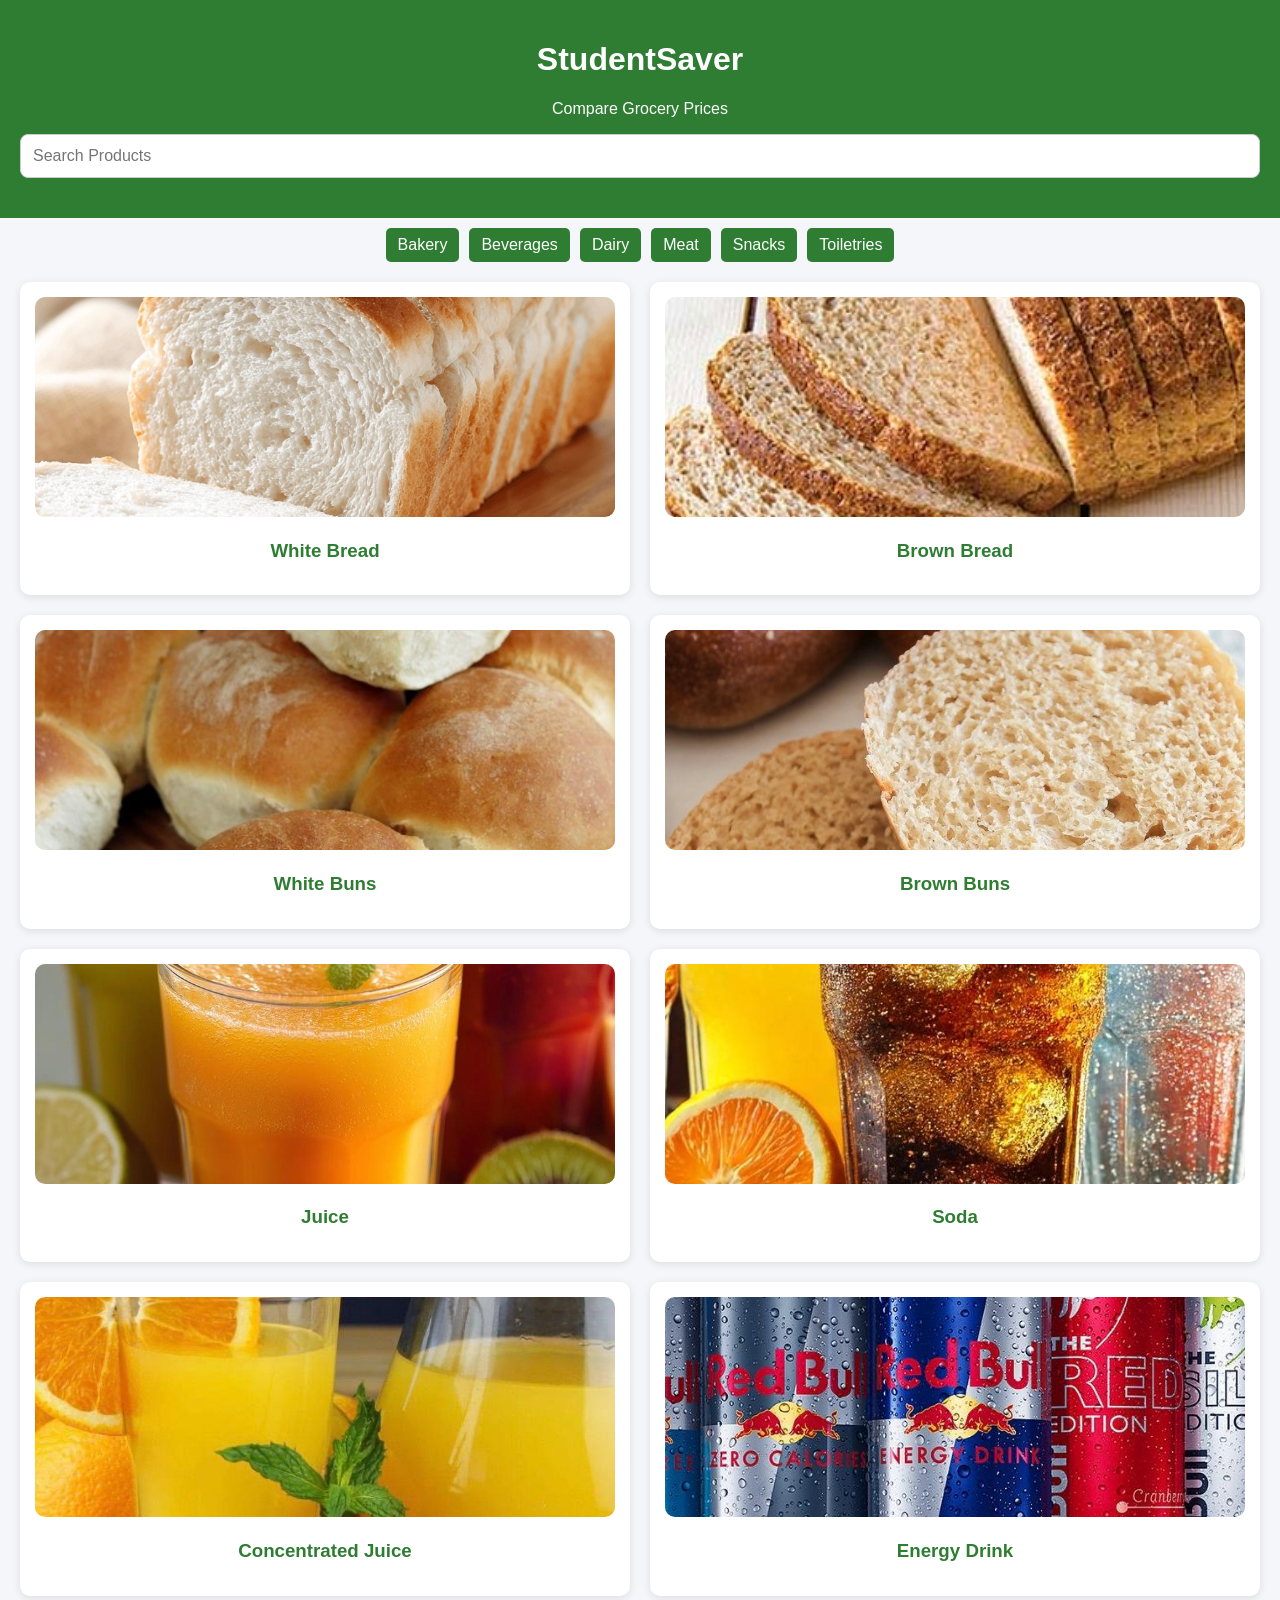
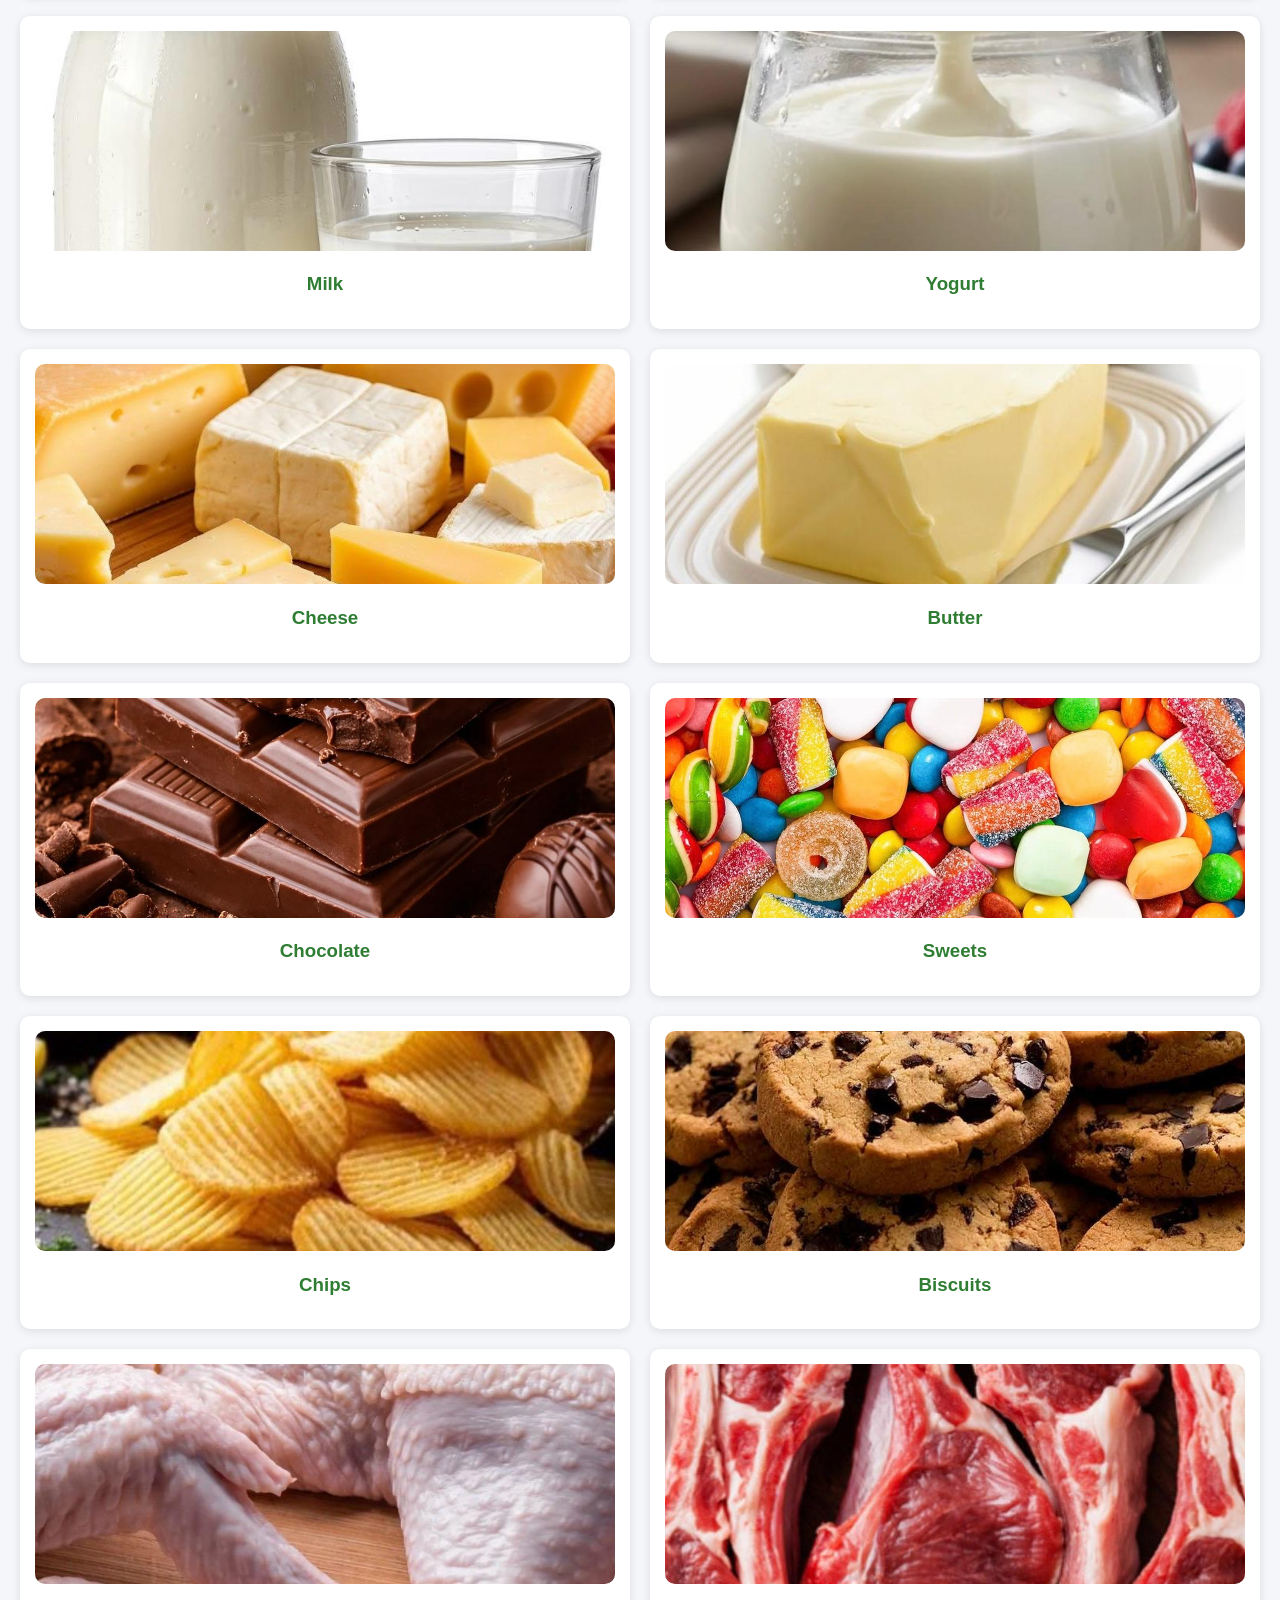
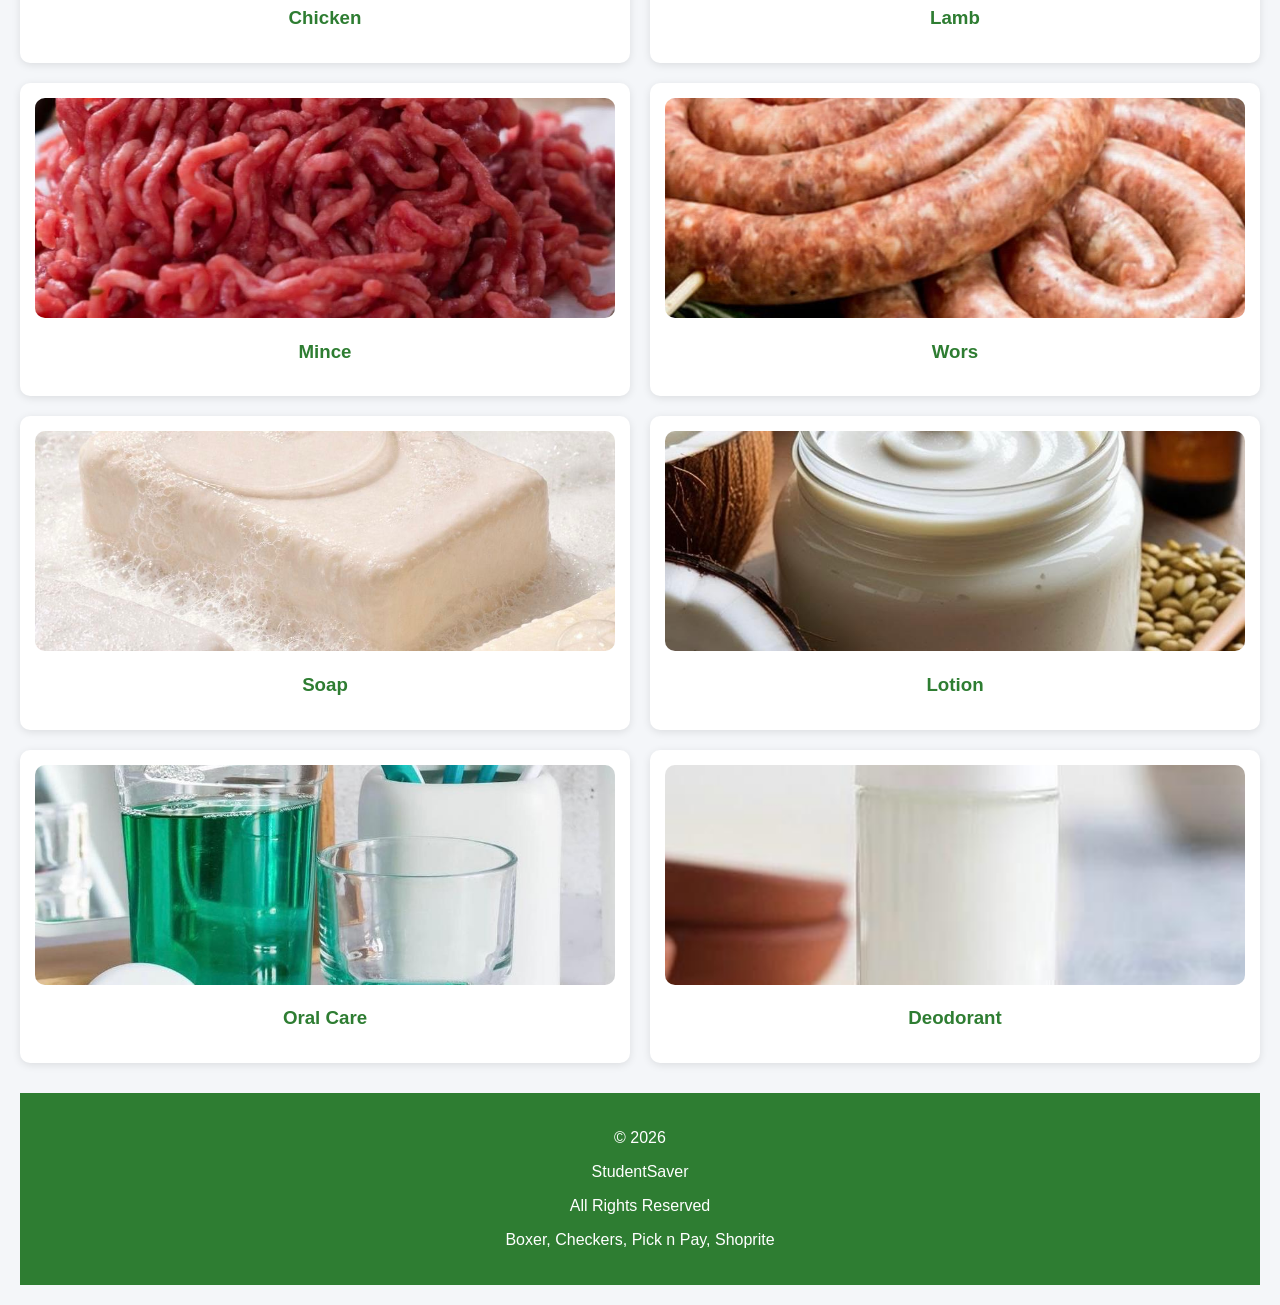
<file: index.html>
<!DOCTYPE html>
<html>
<head>
<title>StudentSaver</title>
<link rel="stylesheet" href="css/style.css">
</head>

<body>

<header>
    <h1>StudentSaver</h1>
    <p>Compare Grocery Prices</p>
    <div class="search-box">
        <input type="text" id="searchInput" placeholder="Search Products">
    </div>
</header>

<div class="nav">
    <a href="bakery.html">Bakery</a>
    <a href="beverages.html">Beverages</a>
    <a href="dairy.html">Dairy</a>
    <a href="meat.html">Meat</a>
    <a href="snacks.html">Snacks</a>
    <a href="toiletries.html">Toiletries</a>
</div>

<div class="container">

<div class="products-grid">

<!-- ================= BAKERY ================= -->
<div class="product-card">
    <img src="images/WhiteBread.jpg" class="product-image">
    <h3 class="product-title">White Bread</h3>
    
</div>

<div class="product-card">
    <img src="images/BrownBread.jpg" class="product-image">
    <h3 class="product-title">Brown Bread</h3>
</div>

<div class="product-card">
    <img src="images/WhiteBuns.jpg" class="product-image">
    <h3 class="product-title">White Buns</h3>
</div>

<div class="product-card">
    <img src="images/BrownBuns.jpg" class="product-image">
    <h3 class="product-title">Brown Buns</h3>
</div>

<!-- ================= BEVERAGES ================= -->
<div class="product-card">
    <img src="images/Juice.jpeg" class="product-image">
    <h3 class="product-title">Juice</h3>
</div>

<div class="product-card">
    <img src="images/Soda.jpeg" class="product-image">
    <h3 class="product-title">Soda</h3>
</div>

<div class="product-card">
    <img src="images/ConcentratedJuice.jpeg" class="product-image">
    <h3 class="product-title">Concentrated Juice</h3>
</div>

<div class="product-card">
    <img src="images/EnergyDrink.jpeg" class="product-image">
    <h3 class="product-title">Energy Drink</h3>
</div>

<!-- ================= DAIRY ================= -->
<div class="product-card">
    <img src="images/Milk.jpeg" class="product-image">
    <h3 class="product-title">Milk</h3>
</div>

<div class="product-card">
    <img src="images/Yogurt.jpeg" class="product-image">
    <h3 class="product-title">Yogurt</h3>
</div>

<div class="product-card">
    <img src="images/Cheese.jpeg" class="product-image">
    <h3 class="product-title">Cheese</h3>
</div>

<div class="product-card">
    <img src="images/Butter.jpeg" class="product-image">
    <h3 class="product-title">Butter</h3>
</div>

<!-- ================= SNACKS ================= -->
<div class="product-card">
    <img src="images/Chocolate.jpeg" class="product-image">
    <h3 class="product-title">Chocolate</h3>
</div>

<div class="product-card">
    <img src="images/Sweets.jpeg" class="product-image">
    <h3 class="product-title">Sweets</h3>
</div>

<div class="product-card">
    <img src="images/Chips.jpeg" class="product-image">
    <h3 class="product-title">Chips</h3>
</div>

<div class="product-card">
    <img src="images/Biscuits.jpeg" class="product-image">
    <h3 class="product-title">Biscuits</h3>
</div>

<!-- ================= MEAT ================= -->

<div class="product-card">
    <img src="images/Chicken.jpeg" class="product-image">
    <h3 class="product-title">Chicken</h3>
</div>

<div class="product-card">
    <img src="images/Lamb.jpeg" class="product-image">
    <h3 class="product-title">Lamb</h3>
</div>


<div class="product-card">
    <img src="images/Mince.jpeg" class="product-image">
    <h3 class="product-title">Mince</h3>

</div><div class="product-card">
    <img src="images/Wors.jpeg" class="product-image">
    <h3 class="product-title">Wors</h3>
</div>


<!-- ================= TOILETRIES ================= -->

<div class="product-card">
    <img src="images/Soap.jpeg" class="product-image">
    <h3 class="product-title">Soap</h3>
</div>
   
<div class="product-card">
    <img src="images/Lotion.jpeg" class="product-image">
    <h3 class="product-title">Lotion</h3>
</div>

<div class="product-card">
    <img src="images/OralCare.jpeg" class="product-image">
    <h3 class="product-title">Oral Care</h3>
</div>

<div class="product-card">
    <img src="images/Deodorant.jpeg" class="product-image">
    <h3 class="product-title">Deodorant</h3>
</div>

</div>

<footer>
    <p>© 2026</p>
    <p>StudentSaver</p>
    <p>All Rights Reserved</p>
    <p>Boxer, Checkers, Pick n Pay, Shoprite</p>
</footer>
<script src="javascript/script.js"></script>
</body>
</html>
</file>
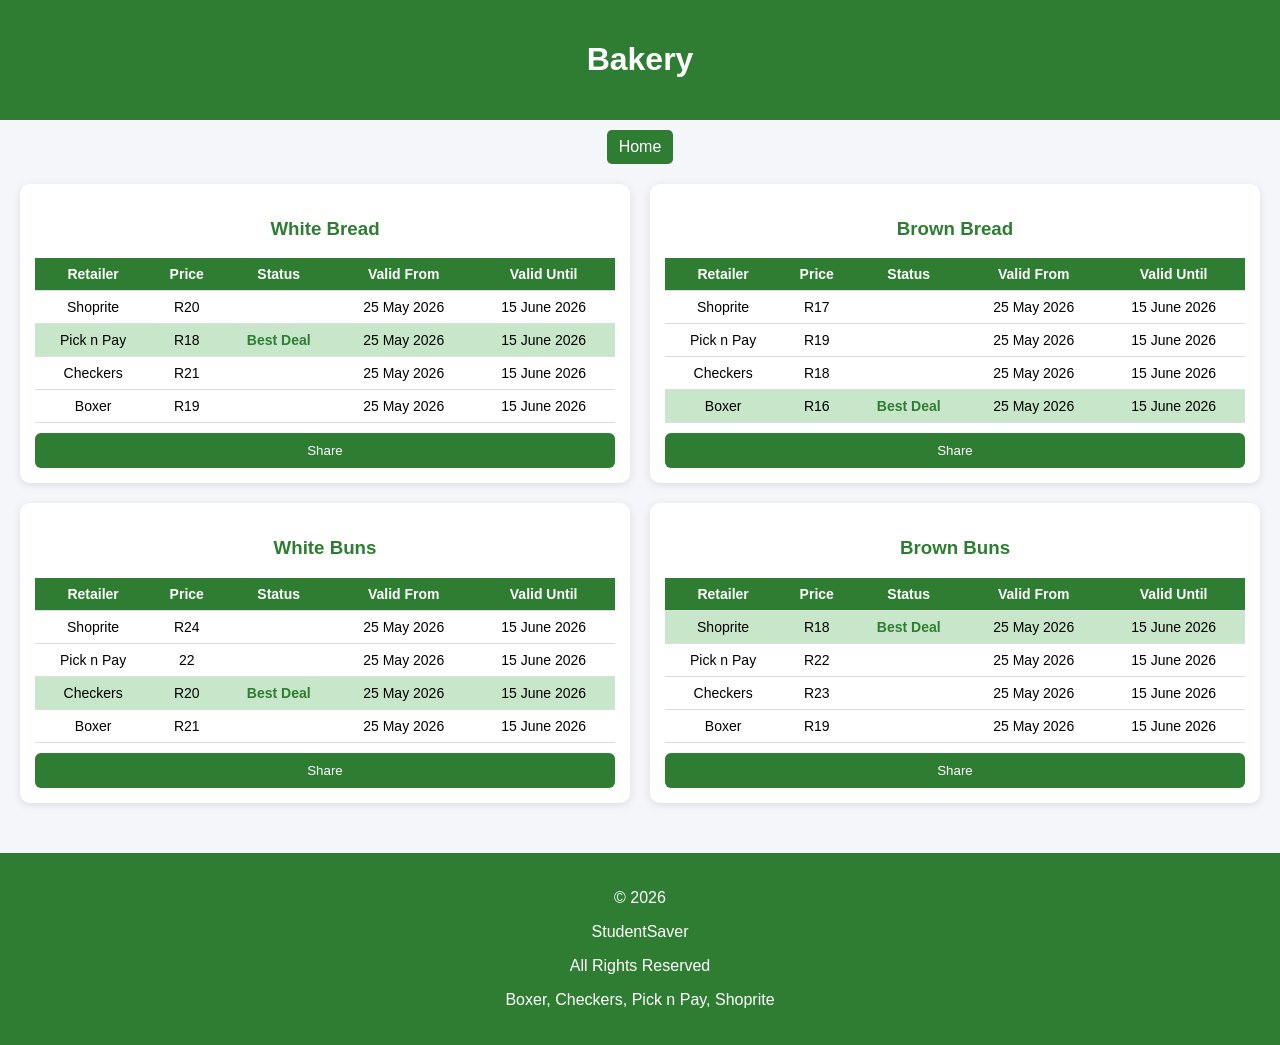
<file: bakery.html>
<!DOCTYPE html>
<html>
<head>
<title>Bakery</title>
<link rel="stylesheet" href="css/style.css">
</head>

<body>

<header>
    <h1>Bakery</h1>
</header>

<div class="nav">
    <a href="https://kefuwe6.github.io/StudentSaver/">Home</a>
</div>

<div class="container">

<div class="products-grid">

    <div class="product-card">

        <h3 class="product-title">White Bread</h3>
    
        <table>
            <thead>
                <tr>
                    <th>Retailer</th>
                    <th>Price</th>
                    <th>Status</th>
                    <th>Valid From</th>
                    <th>Valid Until</th>
                </tr>
            </thead>
    
            <tbody>
                <tr>
                    <td>Shoprite</td>
                    <td>R20</td>
                    <td class="status"></td>
                    <td>25 May 2026</td>
                    <td>15 June 2026</td>
                </tr>
    
                <tr>
                    <td>Pick n Pay</td>
                    <td>R18</td>
                    <td class="status"></td>
                    <td>25 May 2026</td>
                    <td>15 June 2026</td>
                </tr>
    
                <tr>
                    <td>Checkers</td>
                    <td>R21</td>
                    <td class="status"></td>
                    <td>25 May 2026</td>
                    <td>15 June 2026</td>
                </tr>
    
                <tr>
                    <td>Boxer</td>
                    <td>R19</td>
                    <td class="status"></td>
                    <td>25 May 2026</td>
                    <td>15 June 2026</td>
                </tr>
            </tbody>
        </table>
        <button class="share-btn" data-name="White Bread">Share</button>
    </div>

    <div class="product-card">

        <h3 class="product-title">Brown Bread</h3>
    
        <table>
            <thead>
                <tr>
                    <th>Retailer</th>
                    <th>Price</th>
                    <th>Status</th>
                    <th>Valid From</th>
                    <th>Valid Until</th>
                </tr>
            </thead>
    
            <tbody>
                <tr>
                    <td>Shoprite</td>
                    <td>R17</td>
                    <td class="status"></td>
                    <td>25 May 2026</td>
                    <td>15 June 2026</td>
                </tr>
    
                <tr>
                    <td>Pick n Pay</td>
                    <td>R19</td>
                    <td class="status"></td>
                    <td>25 May 2026</td>
                    <td>15 June 2026</td>
                </tr>
    
                <tr>
                    <td>Checkers</td>
                    <td>R18</td>
                    <td class="status"></td>
                    <td>25 May 2026</td>
                    <td>15 June 2026</td>
                </tr>
    
                <tr>
                    <td>Boxer</td>
                    <td>R16</td>
                    <td class="status"></td>
                    <td>25 May 2026</td>
                    <td>15 June 2026</td>
                </tr>
            </tbody>
        </table>
        <button class="share-btn" data-name="Brown Bread">Share</button>
    </div>

    <div class="product-card">

        <h3 class="product-title">White Buns</h3>
    
        <table>
            <thead>
                <tr>
                    <th>Retailer</th>
                    <th>Price</th>
                    <th>Status</th>
                    <th>Valid From</th>
                    <th>Valid Until</th>
                </tr>
            </thead>
    
            <tbody>
                <tr>
                    <td>Shoprite</td>
                    <td>R24</td>
                    <td class="status"></td>
                    <td>25 May 2026</td>
                    <td>15 June 2026</td>
                </tr>
    
                <tr>
                    <td>Pick n Pay</td>
                    <td>22</td>
                    <td class="status"></td>
                    <td>25 May 2026</td>
                    <td>15 June 2026</td>
                </tr>
    
                <tr>
                    <td>Checkers</td>
                    <td>R20</td>
                    <td class="status"></td>
                    <td>25 May 2026</td>
                    <td>15 June 2026</td>
                </tr>
    
                <tr>
                    <td>Boxer</td>
                    <td>R21</td>
                    <td class="status"></td>
                    <td>25 May 2026</td>
                    <td>15 June 2026</td>
                </tr>
            </tbody>
        </table>
        <button class="share-btn" data-name="White Buns">Share</button>
    </div>


    <div class="product-card">

        <h3 class="product-title">Brown Buns</h3>
    
        <table>
            <thead>
                <tr>
                    <th>Retailer</th>
                    <th>Price</th>
                    <th>Status</th>
                    <th>Valid From</th>
                    <th>Valid Until</th>
                </tr>
            </thead>
    
            <tbody>
                <tr>
                    <td>Shoprite</td>
                    <td>R18</td>
                    <td class="status"></td>
                    <td>25 May 2026</td>
                    <td>15 June 2026</td>
                </tr>
    
                <tr>
                    <td>Pick n Pay</td>
                    <td>R22</td>
                    <td class="status"></td>
                    <td>25 May 2026</td>
                    <td>15 June 2026</td>
                </tr>
    
                <tr>
                    <td>Checkers</td>
                    <td>R23</td>
                    <td class="status"></td>
                    <td>25 May 2026</td>
                    <td>15 June 2026</td>
                </tr>
    
                <tr>
                    <td>Boxer</td>
                    <td>R19</td>
                    <td class="status"></td>
                    <td>25 May 2026</td>
                    <td>15 June 2026</td>
                </tr>
            </tbody>
        </table>
        <button class="share-btn" data-name="Brown Buns">Share</button>
    </div>


</div>

</div>

<footer>
    <p>© 2026</p>
    <p>StudentSaver</p>
    <p>All Rights Reserved</p>
    <p>Boxer, Checkers, Pick n Pay, Shoprite</p>
</footer>

<script src="javascript/script.js"></script>
</body>
</html>
</file>
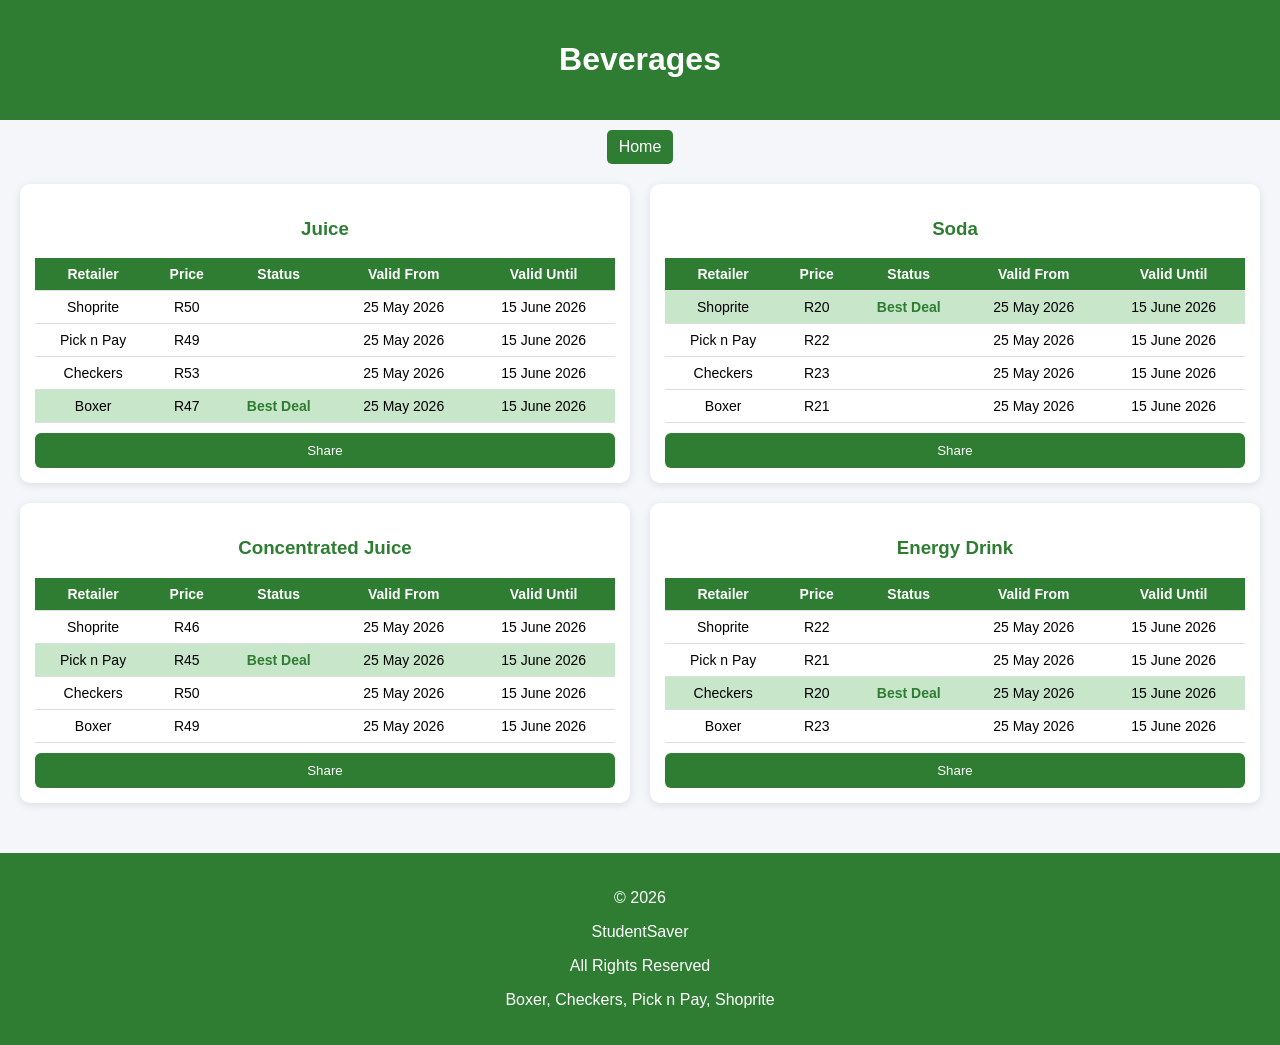
<file: beverages.html>
<!DOCTYPE html>
<html>
<head>
<title>Beverages</title>
<link rel="stylesheet" href="css/style.css">
</head>

<body>

<header>
    <h1>Beverages</h1>
</header>

<div class="nav">
    <a href="index.html">Home</a>
</div>

<div class="container">

<div class="products-grid">

    <div class="product-card">

        <h3 class="product-title">Juice</h3>
    
        <table>
            <thead>
                <tr>
                    <th>Retailer</th>
                    <th>Price</th>
                    <th>Status</th>
                    <th>Valid From</th>
                    <th>Valid Until</th>
                </tr>
            </thead>
    
            <tbody>
                <tr>
                    <td>Shoprite</td>
                    <td>R50</td>
                    <td class="status"></td>
                    <td>25 May 2026</td>
                    <td>15 June 2026</td>
                </tr>
    
                <tr>
                    <td>Pick n Pay</td>
                    <td>R49</td>
                    <td class="status"></td>
                    <td>25 May 2026</td>
                    <td>15 June 2026</td>
                </tr>
    
                <tr>
                    <td>Checkers</td>
                    <td>R53</td>
                    <td class="status"></td>
                    <td>25 May 2026</td>
                    <td>15 June 2026</td>
                </tr>
    
                <tr>
                    <td>Boxer</td>
                    <td>R47</td>
                    <td class="status"></td>
                    <td>25 May 2026</td>
                    <td>15 June 2026</td>
                </tr>
            </tbody>
        </table>
        <button class="share-btn" data-name="Juice">Share</button>
    </div>

    <div class="product-card">

        <h3 class="product-title">Soda</h3>
    
        <table>
            <thead>
                <tr>
                    <th>Retailer</th>
                    <th>Price</th>
                    <th>Status</th>
                    <th>Valid From</th>
                    <th>Valid Until</th>
                </tr>
            </thead>
    
            <tbody>
                <tr>
                    <td>Shoprite</td>
                    <td>R20</td>
                    <td class="status"></td>
                    <td>25 May 2026</td>
                    <td>15 June 2026</td>
                </tr>
    
                <tr>
                    <td>Pick n Pay</td>
                    <td>R22</td>
                    <td class="status"></td>
                    <td>25 May 2026</td>
                    <td>15 June 2026</td>
                </tr>
    
                <tr>
                    <td>Checkers</td>
                    <td>R23</td>
                    <td class="status"></td>
                    <td>25 May 2026</td>
                    <td>15 June 2026</td>
                </tr>
    
                <tr>
                    <td>Boxer</td>
                    <td>R21</td>
                    <td class="status"></td>
                    <td>25 May 2026</td>
                    <td>15 June 2026</td>
                </tr>
            </tbody>
        </table>
        <button class="share-btn" data-name="Soda">Share</button>
    </div>

    <div class="product-card">

        <h3 class="product-title">Concentrated Juice</h3>
    
        <table>
            <thead>
                <tr>
                    <th>Retailer</th>
                    <th>Price</th>
                    <th>Status</th>
                    <th>Valid From</th>
                    <th>Valid Until</th>
                </tr>
            </thead>
    
            <tbody>
                <tr>
                    <td>Shoprite</td>
                    <td>R46</td>
                    <td class="status"></td>
                    <td>25 May 2026</td>
                    <td>15 June 2026</td>
                </tr>
    
                <tr>
                    <td>Pick n Pay</td>
                    <td>R45</td>
                    <td class="status"></td>
                    <td>25 May 2026</td>
                    <td>15 June 2026</td>
                </tr>
    
                <tr>
                    <td>Checkers</td>
                    <td>R50</td>
                    <td class="status"></td>
                    <td>25 May 2026</td>
                    <td>15 June 2026</td>
                </tr>
    
                <tr>
                    <td>Boxer</td>
                    <td>R49</td>
                    <td class="status"></td>
                    <td>25 May 2026</td>
                    <td>15 June 2026</td>
                </tr>
            </tbody>
        </table>
        <button class="share-btn" data-name="Concentrated Juice">Share</button>
    </div>


    <div class="product-card">

        <h3 class="product-title">Energy Drink</h3>
    
        <table>
            <thead>
                <tr>
                    <th>Retailer</th>
                    <th>Price</th>
                    <th>Status</th>
                    <th>Valid From</th>
                    <th>Valid Until</th>
                </tr>
            </thead>
    
            <tbody>
                <tr>
                    <td>Shoprite</td>
                    <td>R22</td>
                    <td class="status"></td>
                    <td>25 May 2026</td>
                    <td>15 June 2026</td>
                </tr>
    
                <tr>
                    <td>Pick n Pay</td>
                    <td>R21</td>
                    <td class="status"></td>
                    <td>25 May 2026</td>
                    <td>15 June 2026</td>
                </tr>
    
                <tr>
                    <td>Checkers</td>
                    <td>R20</td>
                    <td class="status"></td>
                    <td>25 May 2026</td>
                    <td>15 June 2026</td>
                </tr>
    
                <tr>
                    <td>Boxer</td>
                    <td>R23</td>
                    <td class="status"></td>
                    <td>25 May 2026</td>
                    <td>15 June 2026</td>
                </tr>
            </tbody>
        </table>
        <button class="share-btn" data-name="Energy Drink">Share</button>
    </div>


</div>

</div>

<footer>
    <p>© 2026</p>
    <p>StudentSaver</p>
    <p>All Rights Reserved</p>
    <p>Boxer, Checkers, Pick n Pay, Shoprite</p>
</footer>

<script src="javascript/script.js"></script>
</body>
</html>
</file>
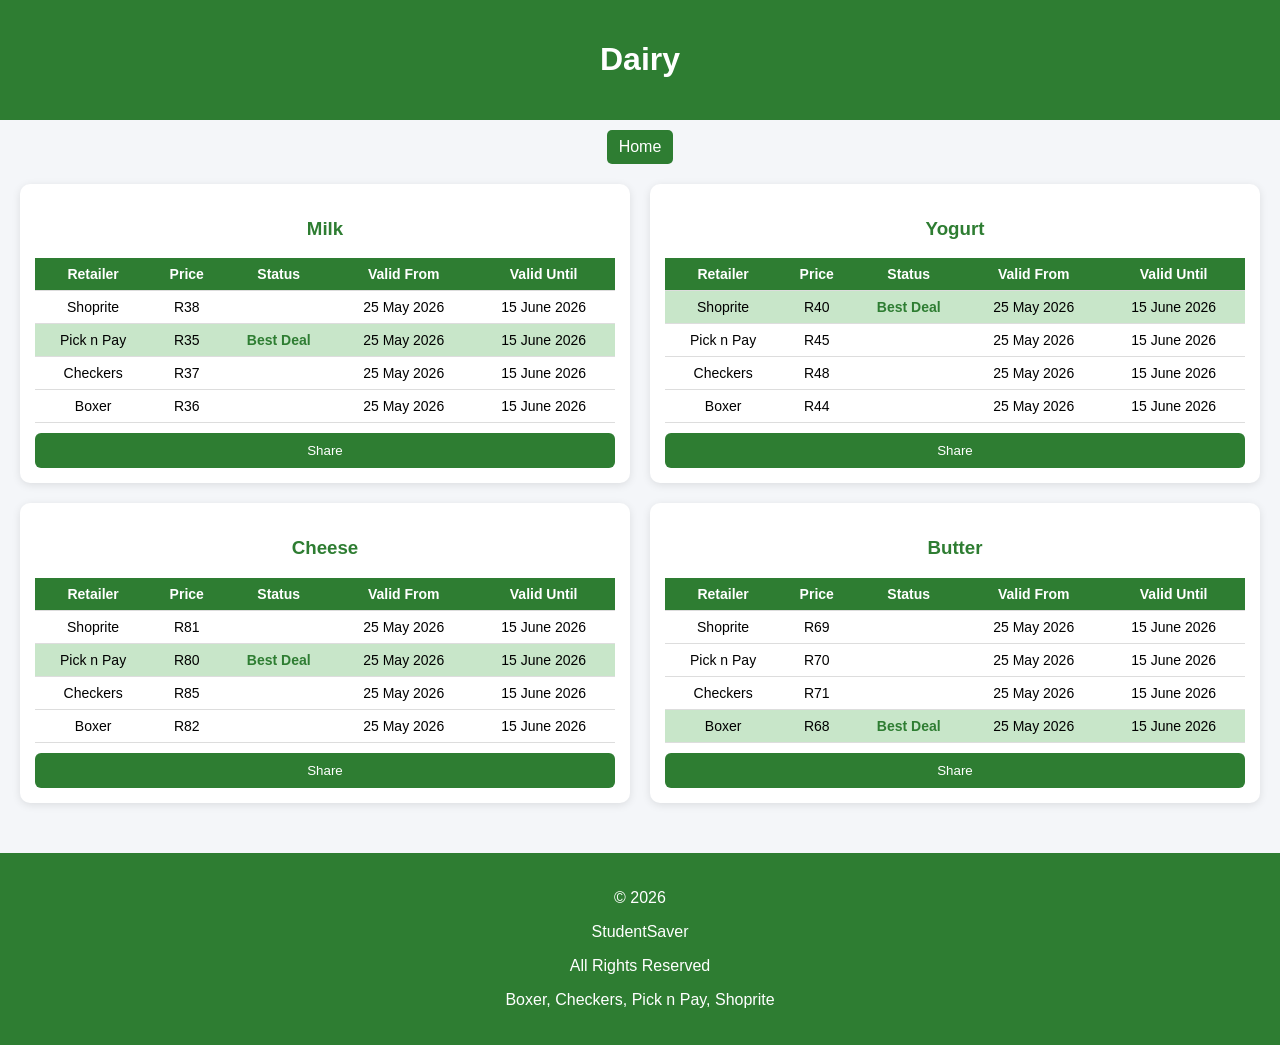
<file: dairy.html>
<!DOCTYPE html>
<html>
<head>
<title>Dairy</title>
<link rel="stylesheet" href="css/style.css">
</head>

<body>

<header>
    <h1>Dairy</h1>
</header>

<div class="nav">
    <a href="index.html">Home</a>
</div>

<div class="container">

<div class="products-grid">

    <div class="product-card">

        <h3 class="product-title">Milk</h3>
    
        <table>
            <thead>
                <tr>
                    <th>Retailer</th>
                    <th>Price</th>
                    <th>Status</th>
                    <th>Valid From</th>
                    <th>Valid Until</th>
                </tr>
            </thead>
    
            <tbody>
                <tr>
                    <td>Shoprite</td>
                    <td>R38</td>
                    <td class="status"></td>
                    <td>25 May 2026</td>
                    <td>15 June 2026</td>
                </tr>
    
                <tr>
                    <td>Pick n Pay</td>
                    <td>R35</td>
                    <td class="status"></td>
                    <td>25 May 2026</td>
                    <td>15 June 2026</td>
                </tr>
    
                <tr>
                    <td>Checkers</td>
                    <td>R37</td>
                    <td class="status"></td>
                    <td>25 May 2026</td>
                    <td>15 June 2026</td>
                </tr>
    
                <tr>
                    <td>Boxer</td>
                    <td>R36</td>
                    <td class="status"></td>
                    <td>25 May 2026</td>
                    <td>15 June 2026</td>
                </tr>
            </tbody>
        </table>
        <button class="share-btn" data-name="Milk">Share</button>
    </div>

    <div class="product-card">

        <h3 class="product-title">Yogurt</h3>
    
        <table>
            <thead>
                <tr>
                    <th>Retailer</th>
                    <th>Price</th>
                    <th>Status</th>
                    <th>Valid From</th>
                    <th>Valid Until</th>
                </tr>
            </thead>
    
            <tbody>
                <tr>
                    <td>Shoprite</td>
                    <td>R40</td>
                    <td class="status"></td>
                    <td>25 May 2026</td>
                    <td>15 June 2026</td>
                </tr>
    
                <tr>
                    <td>Pick n Pay</td>
                    <td>R45</td>
                    <td class="status"></td>
                    <td>25 May 2026</td>
                    <td>15 June 2026</td>
                </tr>
    
                <tr>
                    <td>Checkers</td>
                    <td>R48</td>
                    <td class="status"></td>
                    <td>25 May 2026</td>
                    <td>15 June 2026</td>
                </tr>
    
                <tr>
                    <td>Boxer</td>
                    <td>R44</td>
                    <td class="status"></td>
                    <td>25 May 2026</td>
                    <td>15 June 2026</td>
                </tr>
            </tbody>
        </table>
        <button class="share-btn" data-name="Yogurt">Share</button>
    </div>

    <div class="product-card">

        <h3 class="product-title">Cheese</h3>
    
        <table>
            <thead>
                <tr>
                    <th>Retailer</th>
                    <th>Price</th>
                    <th>Status</th>
                    <th>Valid From</th>
                    <th>Valid Until</th>
                </tr>
            </thead>
    
            <tbody>
                <tr>
                    <td>Shoprite</td>
                    <td>R81</td>
                    <td class="status"></td>
                    <td>25 May 2026</td>
                    <td>15 June 2026</td>
                </tr>
    
                <tr>
                    <td>Pick n Pay</td>
                    <td>R80</td>
                    <td class="status"></td>
                    <td>25 May 2026</td>
                    <td>15 June 2026</td>
                </tr>
    
                <tr>
                    <td>Checkers</td>
                    <td>R85</td>
                    <td class="status"></td>
                    <td>25 May 2026</td>
                    <td>15 June 2026</td>
                </tr>
    
                <tr>
                    <td>Boxer</td>
                    <td>R82</td>
                    <td class="status"></td>
                    <td>25 May 2026</td>
                    <td>15 June 2026</td>
                </tr>
            </tbody>
        </table>
        <button class="share-btn" data-name="Cheese">Share</button>
    </div>


    <div class="product-card">

        <h3 class="product-title">Butter</h3>
    
        <table>
            <thead>
                <tr>
                    <th>Retailer</th>
                    <th>Price</th>
                    <th>Status</th>
                    <th>Valid From</th>
                    <th>Valid Until</th>
                </tr>
            </thead>
    
            <tbody>
                <tr>
                    <td>Shoprite</td>
                    <td>R69</td>
                    <td class="status"></td>
                    <td>25 May 2026</td>
                    <td>15 June 2026</td>
                </tr>
    
                <tr>
                    <td>Pick n Pay</td>
                    <td>R70</td>
                    <td class="status"></td>
                    <td>25 May 2026</td>
                    <td>15 June 2026</td>
                </tr>
    
                <tr>
                    <td>Checkers</td>
                    <td>R71</td>
                    <td class="status"></td>
                    <td>25 May 2026</td>
                    <td>15 June 2026</td>
                </tr>
    
                <tr>
                    <td>Boxer</td>
                    <td>R68</td>
                    <td class="status"></td>
                    <td>25 May 2026</td>
                    <td>15 June 2026</td>
                </tr>
            </tbody>
        </table>
        <button class="share-btn" data-name="Butter">Share</button>
    </div>


</div>

</div>

<footer>
    <p>© 2026</p>
    <p>StudentSaver</p>
    <p>All Rights Reserved</p>
    <p>Boxer, Checkers, Pick n Pay, Shoprite</p>
</footer>

<script src="javascript/script.js"></script>
</body>
</html>
</file>
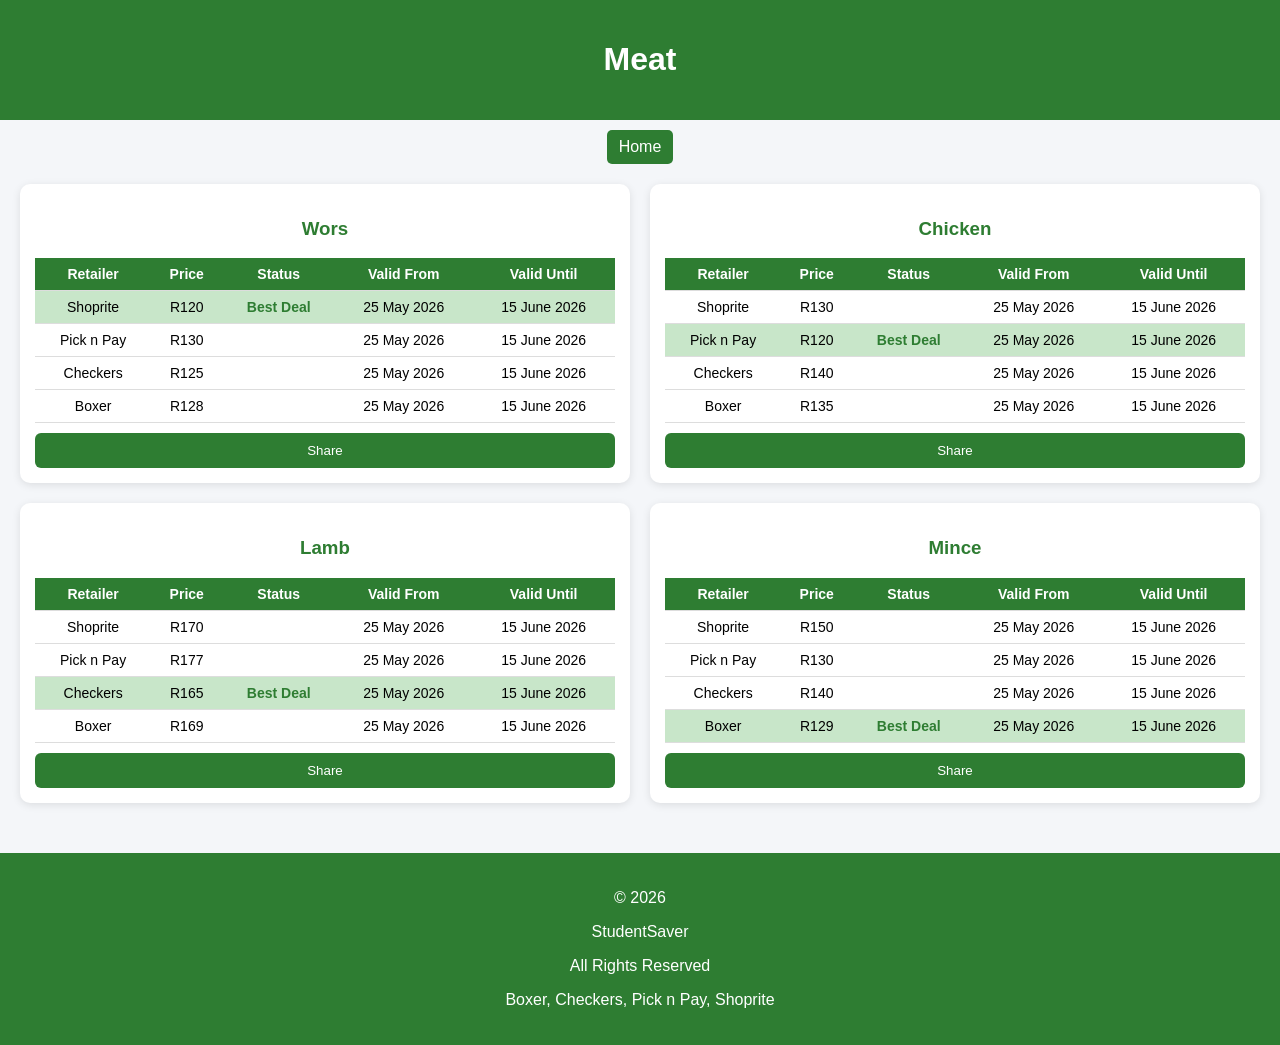
<file: meat.html>
<!DOCTYPE html>
<html>
<head>
<title>Meat</title>
<link rel="stylesheet" href="css/style.css">
</head>

<body>

<header>
    <h1>Meat</h1>
</header>

<div class="nav">
    <a href="index.html">Home</a>
</div>

<div class="container">

<div class="products-grid">

    <div class="product-card">

        <h3 class="product-title">Wors</h3>
    
        <table>
            <thead>
                <tr>
                    <th>Retailer</th>
                    <th>Price</th>
                    <th>Status</th>
                    <th>Valid From</th>
                    <th>Valid Until</th>
                </tr>
            </thead>
    
            <tbody>
                <tr>
                    <td>Shoprite</td>
                    <td>R120</td>
                    <td class="status"></td>
                    <td>25 May 2026</td>
                    <td>15 June 2026</td>
                </tr>
    
                <tr>
                    <td>Pick n Pay</td>
                    <td>R130</td>
                    <td class="status"></td>
                    <td>25 May 2026</td>
                    <td>15 June 2026</td>
                </tr>
    
                <tr>
                    <td>Checkers</td>
                    <td>R125</td>
                    <td class="status"></td>
                    <td>25 May 2026</td>
                    <td>15 June 2026</td>
                </tr>
    
                <tr>
                    <td>Boxer</td>
                    <td>R128</td>
                    <td class="status"></td>
                    <td>25 May 2026</td>
                    <td>15 June 2026</td>
                </tr>
            </tbody>
        </table>
        <button class="share-btn" data-name="Wors">Share</button>
    </div>

    <div class="product-card">

        <h3 class="product-title">Chicken</h3>
    
        <table>
            <thead>
                <tr>
                    <th>Retailer</th>
                    <th>Price</th>
                    <th>Status</th>
                    <th>Valid From</th>
                    <th>Valid Until</th>
                </tr>
            </thead>
    
            <tbody>
                <tr>
                    <td>Shoprite</td>
                    <td>R130</td>
                    <td class="status"></td>
                    <td>25 May 2026</td>
                    <td>15 June 2026</td>
                </tr>
    
                <tr>
                    <td>Pick n Pay</td>
                    <td>R120</td>
                    <td class="status"></td>
                    <td>25 May 2026</td>
                    <td>15 June 2026</td>
                </tr>
    
                <tr>
                    <td>Checkers</td>
                    <td>R140</td>
                    <td class="status"></td>
                    <td>25 May 2026</td>
                    <td>15 June 2026</td>
                </tr>
    
                <tr>
                    <td>Boxer</td>
                    <td>R135</td>
                    <td class="status"></td>
                    <td>25 May 2026</td>
                    <td>15 June 2026</td>
                </tr>
            </tbody>
        </table>
        <button class="share-btn" data-name="Chicken">Share</button>
    </div>

    <div class="product-card">

        <h3 class="product-title">Lamb</h3>
    
        <table>
            <thead>
                <tr>
                    <th>Retailer</th>
                    <th>Price</th>
                    <th>Status</th>
                    <th>Valid From</th>
                    <th>Valid Until</th>
                </tr>
            </thead>
    
            <tbody>
                <tr>
                    <td>Shoprite</td>
                    <td>R170</td>
                    <td class="status"></td>
                    <td>25 May 2026</td>
                    <td>15 June 2026</td>
                </tr>
    
                <tr>
                    <td>Pick n Pay</td>
                    <td>R177</td>
                    <td class="status"></td>
                    <td>25 May 2026</td>
                    <td>15 June 2026</td>
                </tr>
    
                <tr>
                    <td>Checkers</td>
                    <td>R165</td>
                    <td class="status"></td>
                    <td>25 May 2026</td>
                    <td>15 June 2026</td>
                </tr>
    
                <tr>
                    <td>Boxer</td>
                    <td>R169</td>
                    <td class="status"></td>
                    <td>25 May 2026</td>
                    <td>15 June 2026</td>
                </tr>
            </tbody>
        </table>
        <button class="share-btn" data-name="Lamb">Share</button>
    </div>


    <div class="product-card">

        <h3 class="product-title">Mince</h3>
    
        <table>
            <thead>
                <tr>
                    <th>Retailer</th>
                    <th>Price</th>
                    <th>Status</th>
                    <th>Valid From</th>
                    <th>Valid Until</th>
                </tr>
            </thead>
    
            <tbody>
                <tr>
                    <td>Shoprite</td>
                    <td>R150</td>
                    <td class="status"></td>
                    <td>25 May 2026</td>
                    <td>15 June 2026</td>
                </tr>
    
                <tr>
                    <td>Pick n Pay</td>
                    <td>R130</td>
                    <td class="status"></td>
                    <td>25 May 2026</td>
                    <td>15 June 2026</td>
                </tr>
    
                <tr>
                    <td>Checkers</td>
                    <td>R140</td>
                    <td class="status"></td>
                    <td>25 May 2026</td>
                    <td>15 June 2026</td>
                </tr>
    
                <tr>
                    <td>Boxer</td>
                    <td>R129</td>
                    <td class="status"></td>
                    <td>25 May 2026</td>
                    <td>15 June 2026</td>
                </tr>
            </tbody>
        </table>
        <button class="share-btn" data-name="Mince">Share</button>
    </div>


</div>

</div>

<footer>
    <p>© 2026</p>
    <p>StudentSaver</p>
    <p>All Rights Reserved</p>
    <p>Boxer, Checkers, Pick n Pay, Shoprite</p>
</footer>

<script src="javascript/script.js"></script>
</body>
</html>
</file>
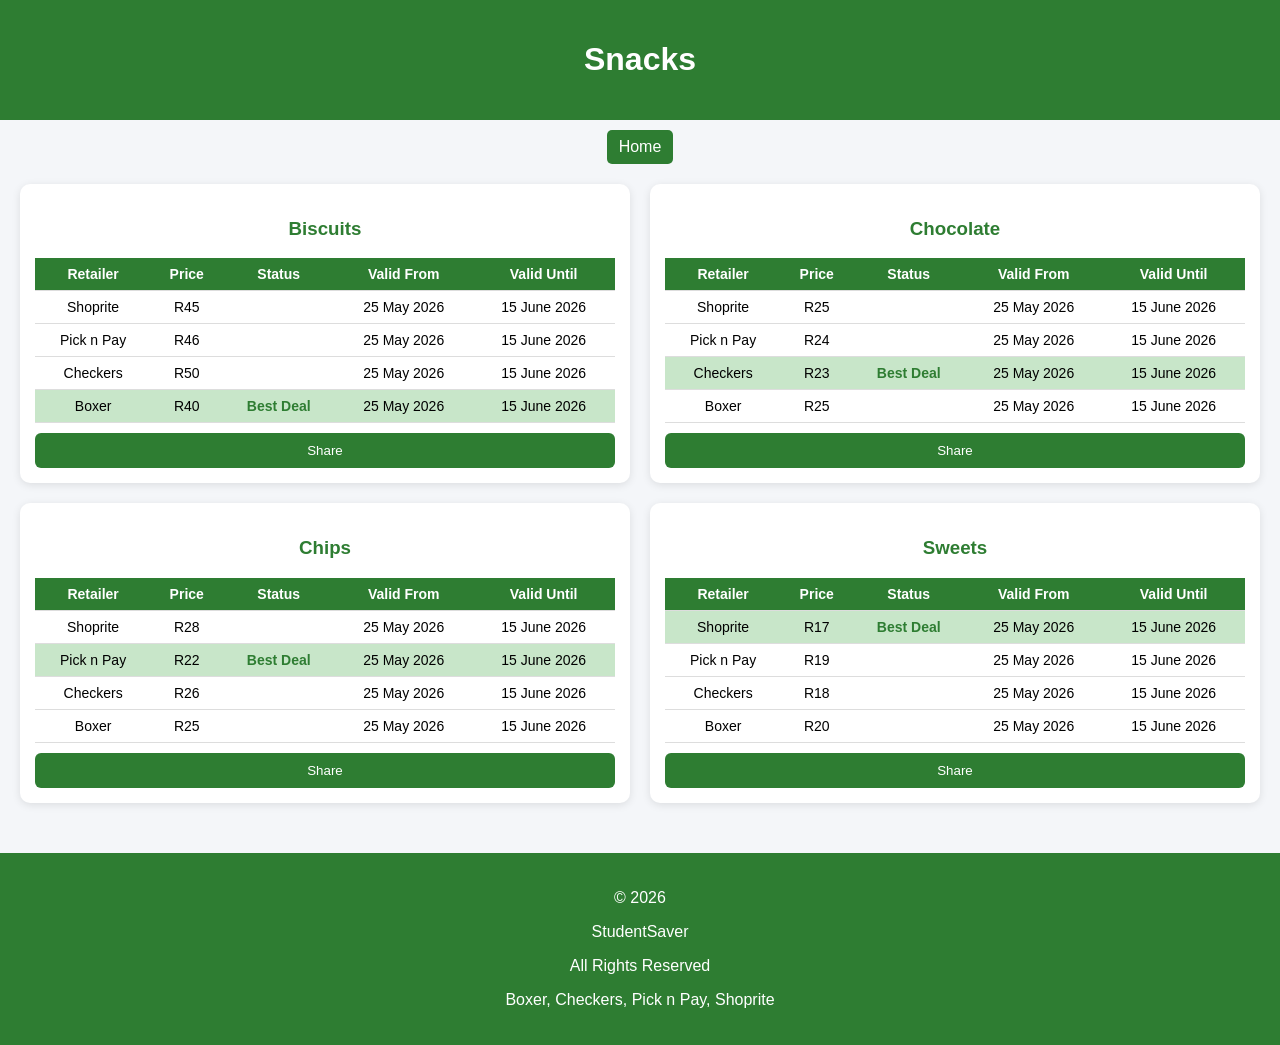
<file: snacks.html>
<!DOCTYPE html>
<html>
<head>
<title>Snacks</title>
<link rel="stylesheet" href="css/style.css">
</head>

<body>

<header>
    <h1>Snacks</h1>
</header>

<div class="nav">
    <a href="index.html">Home</a>
</div>

<div class="container">

<div class="products-grid">

    <div class="product-card">

        <h3 class="product-title">Biscuits</h3>
    
        <table>
            <thead>
                <tr>
                    <th>Retailer</th>
                    <th>Price</th>
                    <th>Status</th>
                    <th>Valid From</th>
                    <th>Valid Until</th>
                </tr>
            </thead>
    
            <tbody>
                <tr>
                    <td>Shoprite</td>
                    <td>R45</td>
                    <td class="status"></td>
                    <td>25 May 2026</td>
                    <td>15 June 2026</td>
                </tr>
    
                <tr>
                    <td>Pick n Pay</td>
                    <td>R46</td>
                    <td class="status"></td>
                    <td>25 May 2026</td>
                    <td>15 June 2026</td>
                </tr>
    
                <tr>
                    <td>Checkers</td>
                    <td>R50</td>
                    <td class="status"></td>
                    <td>25 May 2026</td>
                    <td>15 June 2026</td>
                </tr>
    
                <tr>
                    <td>Boxer</td>
                    <td>R40</td>
                    <td class="status"></td>
                    <td>25 May 2026</td>
                    <td>15 June 2026</td>
                </tr>
            </tbody>
        </table>
        <button class="share-btn" data-name="Biscuits">Share</button>
    </div>

    <div class="product-card">

        <h3 class="product-title">Chocolate</h3>
    
        <table>
            <thead>
                <tr>
                    <th>Retailer</th>
                    <th>Price</th>
                    <th>Status</th>
                    <th>Valid From</th>
                    <th>Valid Until</th>
                </tr>
            </thead>
    
            <tbody>
                <tr>
                    <td>Shoprite</td>
                    <td>R25</td>
                    <td class="status"></td>
                    <td>25 May 2026</td>
                    <td>15 June 2026</td>
                </tr>
    
                <tr>
                    <td>Pick n Pay</td>
                    <td>R24</td>
                    <td class="status"></td>
                    <td>25 May 2026</td>
                    <td>15 June 2026</td>
                </tr>
    
                <tr>
                    <td>Checkers</td>
                    <td>R23</td>
                    <td class="status"></td>
                    <td>25 May 2026</td>
                    <td>15 June 2026</td>
                </tr>
    
                <tr>
                    <td>Boxer</td>
                    <td>R25</td>
                    <td class="status"></td>
                    <td>25 May 2026</td>
                    <td>15 June 2026</td>
                </tr>
            </tbody>
        </table>
        <button class="share-btn" data-name="Chocolate">Share</button>
    </div>

    <div class="product-card">

        <h3 class="product-title">Chips</h3>
    
        <table>
            <thead>
                <tr>
                    <th>Retailer</th>
                    <th>Price</th>
                    <th>Status</th>
                    <th>Valid From</th>
                    <th>Valid Until</th>
                </tr>
            </thead>
    
            <tbody>
                <tr>
                    <td>Shoprite</td>
                    <td>R28</td>
                    <td class="status"></td>
                    <td>25 May 2026</td>
                    <td>15 June 2026</td>
                </tr>
    
                <tr>
                    <td>Pick n Pay</td>
                    <td>R22</td>
                    <td class="status"></td>
                    <td>25 May 2026</td>
                    <td>15 June 2026</td>
                </tr>
    
                <tr>
                    <td>Checkers</td>
                    <td>R26</td>
                    <td class="status"></td>
                    <td>25 May 2026</td>
                    <td>15 June 2026</td>
                </tr>
    
                <tr>
                    <td>Boxer</td>
                    <td>R25</td>
                    <td class="status"></td>
                    <td>25 May 2026</td>
                    <td>15 June 2026</td>
                </tr>
            </tbody>
        </table>
        <button class="share-btn" data-name="Chips">Share</button>
    </div>


    <div class="product-card">

        <h3 class="product-title">Sweets</h3>
    
        <table>
            <thead>
                <tr>
                    <th>Retailer</th>
                    <th>Price</th>
                    <th>Status</th>
                    <th>Valid From</th>
                    <th>Valid Until</th>
                </tr>
            </thead>
    
            <tbody>
                <tr>
                    <td>Shoprite</td>
                    <td>R17</td>
                    <td class="status"></td>
                    <td>25 May 2026</td>
                    <td>15 June 2026</td>
                </tr>
    
                <tr>
                    <td>Pick n Pay</td>
                    <td>R19</td>
                    <td class="status"></td>
                    <td>25 May 2026</td>
                    <td>15 June 2026</td>
                </tr>
    
                <tr>
                    <td>Checkers</td>
                    <td>R18</td>
                    <td class="status"></td>
                    <td>25 May 2026</td>
                    <td>15 June 2026</td>
                </tr>
    
                <tr>
                    <td>Boxer</td>
                    <td>R20</td>
                    <td class="status"></td>
                    <td>25 May 2026</td>
                    <td>15 June 2026</td>
                </tr>
            </tbody>
        </table>
        <button class="share-btn" data-name="Sweets">Share</button>
    </div>


</div>

</div>

<footer>
    <p>© 2026</p>
    <p>StudentSaver</p>
    <p>All Rights Reserved</p>
    <p>Boxer, Checkers, Pick n Pay, Shoprite</p>
</footer>

<script src="javascript/script.js"></script>
</body>
</html>
</file>
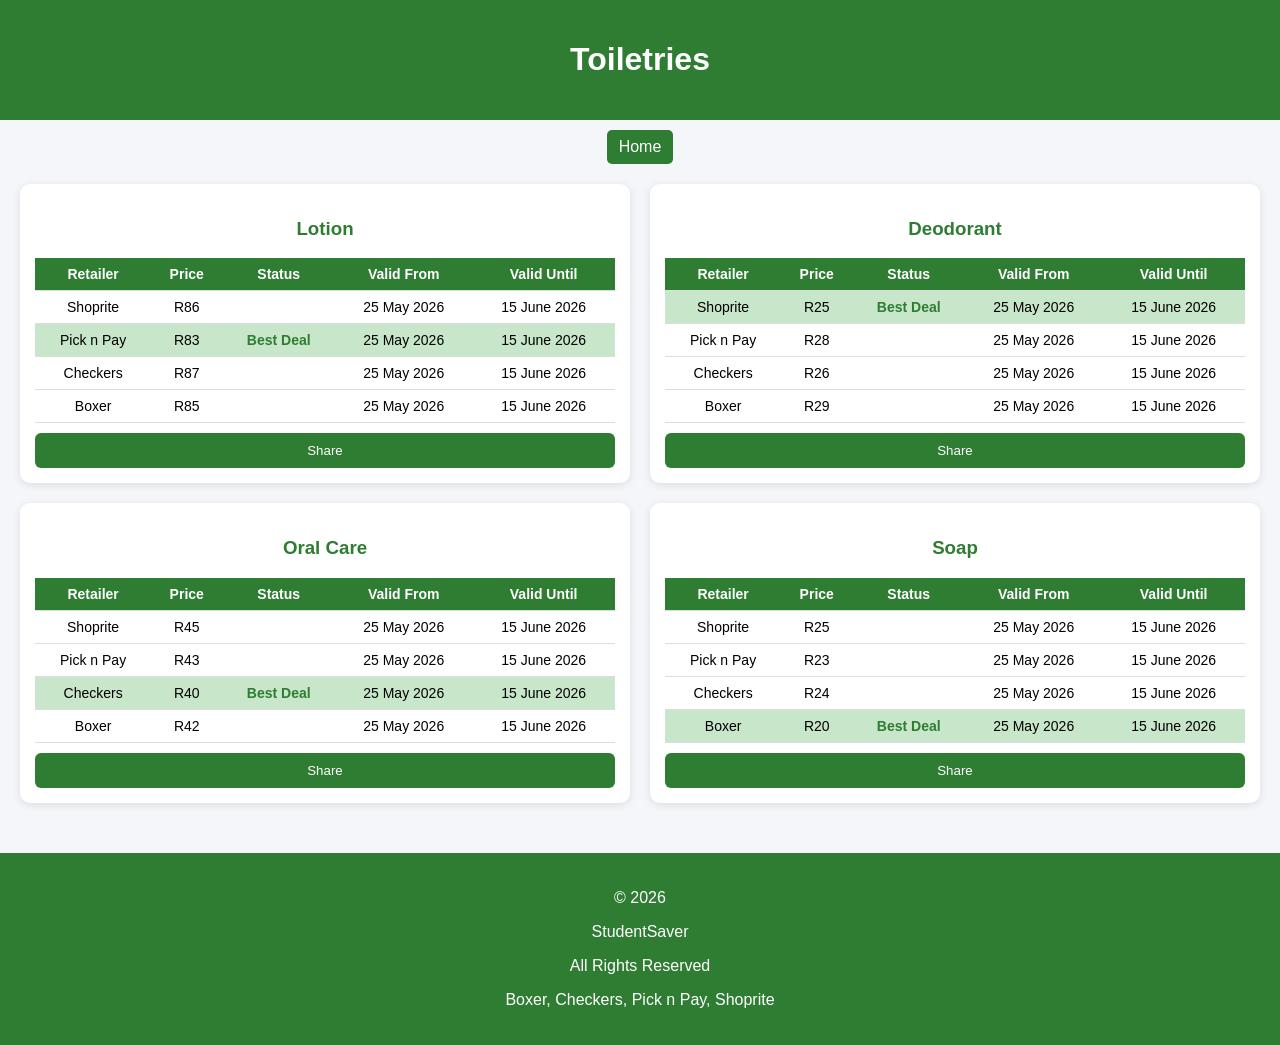
<file: toiletries.html>
<!DOCTYPE html>
<html>
<head>
<title>Toiletries</title>
<link rel="stylesheet" href="css/style.css">
</head>

<body>

<header>
    <h1>Toiletries</h1>
</header>

<div class="nav">
    <a href="index.html">Home</a>
</div>

<div class="container">

<div class="products-grid">

    <div class="product-card">

        <h3 class="product-title">Lotion</h3>
    
        <table>
            <thead>
                <tr>
                    <th>Retailer</th>
                    <th>Price</th>
                    <th>Status</th>
                    <th>Valid From</th>
                    <th>Valid Until</th>
                </tr>
            </thead>
    
            <tbody>
                <tr>
                    <td>Shoprite</td>
                    <td>R86</td>
                    <td class="status"></td>
                    <td>25 May 2026</td>
                    <td>15 June 2026</td>
                </tr>
    
                <tr>
                    <td>Pick n Pay</td>
                    <td>R83</td>
                    <td class="status"></td>
                    <td>25 May 2026</td>
                    <td>15 June 2026</td>
                </tr>
    
                <tr>
                    <td>Checkers</td>
                    <td>R87</td>
                    <td class="status"></td>
                    <td>25 May 2026</td>
                    <td>15 June 2026</td>
                </tr>
    
                <tr>
                    <td>Boxer</td>
                    <td>R85</td>
                    <td class="status"></td>
                    <td>25 May 2026</td>
                    <td>15 June 2026</td>
                </tr>
            </tbody>
        </table>
        <button class="share-btn" data-name="Lotion">Share</button>
    </div>

    <div class="product-card">

        <h3 class="product-title">Deodorant</h3>
    
        <table>
            <thead>
                <tr>
                    <th>Retailer</th>
                    <th>Price</th>
                    <th>Status</th>
                    <th>Valid From</th>
                    <th>Valid Until</th>
                </tr>
            </thead>
    
            <tbody>
                <tr>
                    <td>Shoprite</td>
                    <td>R25</td>
                    <td class="status"></td>
                    <td>25 May 2026</td>
                    <td>15 June 2026</td>
                </tr>
    
                <tr>
                    <td>Pick n Pay</td>
                    <td>R28</td>
                    <td class="status"></td>
                    <td>25 May 2026</td>
                    <td>15 June 2026</td>
                </tr>
    
                <tr>
                    <td>Checkers</td>
                    <td>R26</td>
                    <td class="status"></td>
                    <td>25 May 2026</td>
                    <td>15 June 2026</td>
                </tr>
    
                <tr>
                    <td>Boxer</td>
                    <td>R29</td>
                    <td class="status"></td>
                    <td>25 May 2026</td>
                    <td>15 June 2026</td>
                </tr>
            </tbody>
        </table>
        <button class="share-btn" data-name="Deodorant">Share</button>
    </div>

    <div class="product-card">

        <h3 class="product-title">Oral Care</h3>
    
        <table>
            <thead>
                <tr>
                    <th>Retailer</th>
                    <th>Price</th>
                    <th>Status</th>
                    <th>Valid From</th>
                    <th>Valid Until</th>
                </tr>
            </thead>
    
            <tbody>
                <tr>
                    <td>Shoprite</td>
                    <td>R45</td>
                    <td class="status"></td>
                    <td>25 May 2026</td>
                    <td>15 June 2026</td>
                </tr>
    
                <tr>
                    <td>Pick n Pay</td>
                    <td>R43</td>
                    <td class="status"></td>
                    <td>25 May 2026</td>
                    <td>15 June 2026</td>
                </tr>
    
                <tr>
                    <td>Checkers</td>
                    <td>R40</td>
                    <td class="status"></td>
                    <td>25 May 2026</td>
                    <td>15 June 2026</td>
                </tr>
    
                <tr>
                    <td>Boxer</td>
                    <td>R42</td>
                    <td class="status"></td>
                    <td>25 May 2026</td>
                    <td>15 June 2026</td>
                </tr>
            </tbody>
        </table>
        <button class="share-btn" data-name="Oral Care">Share</button>
    </div>


    <div class="product-card">

        <h3 class="product-title">Soap</h3>
    
        <table>
            <thead>
                <tr>
                    <th>Retailer</th>
                    <th>Price</th>
                    <th>Status</th>
                    <th>Valid From</th>
                    <th>Valid Until</th>
                </tr>
            </thead>
    
            <tbody>
                <tr>
                    <td>Shoprite</td>
                    <td>R25</td>
                    <td class="status"></td>
                    <td>25 May 2026</td>
                    <td>15 June 2026</td>
                </tr>
    
                <tr>
                    <td>Pick n Pay</td>
                    <td>R23</td>
                    <td class="status"></td>
                    <td>25 May 2026</td>
                    <td>15 June 2026</td>
                </tr>
    
                <tr>
                    <td>Checkers</td>
                    <td>R24</td>
                    <td class="status"></td>
                    <td>25 May 2026</td>
                    <td>15 June 2026</td>
                </tr>
    
                <tr>
                    <td>Boxer</td>
                    <td>R20</td>
                    <td class="status"></td>
                    <td>25 May 2026</td>
                    <td>15 June 2026</td>
                </tr>
            </tbody>
        </table>
        <button class="share-btn" data-name="Soap">Share</button>
    </div>


</div>

</div>

<footer>
    <p>© 2026</p>
    <p>StudentSaver</p>
    <p>All Rights Reserved</p>
    <p>Boxer, Checkers, Pick n Pay, Shoprite</p>
</footer>

<script src="javascript/script.js"></script>
</body>
</html>
</file>
<file: css/style.css>
body{
    font-family: Arial, sans-serif;
    margin:0;
    background:#f4f6f9;
}

header{
    background:#2e7d32;
    color:white;
    text-align:center;
    padding:20px;
}

.container{
    max-width:1400px;
    margin:auto;
    padding:20px;
}

.products-grid{
    display:grid;
    grid-template-columns:repeat(2, 1fr);
    gap:20px;
}

.product-card{
    background:white;
    padding:15px;
    border-radius:10px;
    box-shadow:0 2px 8px rgba(0,0,0,0.1);
}

.product-title{
    text-align:center;
    color:#2e7d32;
}

.product-image{
    width:100%;
    height:220px;
    object-fit:cover;
    border-radius:10px;
}

table{
    width:100%;
    border-collapse:collapse;
    margin-top:10px;
}

table th, table td{
    text-align:center;
    padding:8px;
    font-size:14px;
}

.best-price{
    background:#c8e6c9;
    font-weight:bold;
}

.badge{
    background:#ff9800;
    color:white;
    padding:3px 6px;
    border-radius:5px;
    font-size:12px;
}

.share-btn{
    margin-top:10px;
    width:100%;
    padding:10px;
    background:#2e7d32;
    color:white;
    border:none;
    border-radius:6px;
    cursor:pointer;
}

.nav{
    display:flex;
    gap:10px;
    justify-content:center;
    flex-wrap:wrap;
    margin-top:10px;
}

.nav a{
    padding:8px 12px;
    background:#2e7d32;
    color:white;
    text-decoration:none;
    border-radius:5px;
}

footer{
    background:#2e7d32;
    color:white;
    text-align:center;
    padding:20px;
    margin-top:30px;
}
.search-box{
    display: flex;
    justify-content: center;
    margin-bottom:20px;
}

#searchInput{
    width:100%;
    padding:12px;
    border-radius:8px;
    border:1px solid #ccc;
    font-size:16px;
}
table{
    width:100%;
    border-collapse:collapse;
    margin-top:10px;
}

th, td{
    padding:10px;
    text-align:center;
    border-bottom:1px solid #ddd;
}

th{
    background:#2e7d32;
    color:white;
}

.best{
    background:#c8e6c9;
    font-weight:bold;
}

.status-best{
    color:#2e7d32;
    font-weight:bold;
}
</file>
